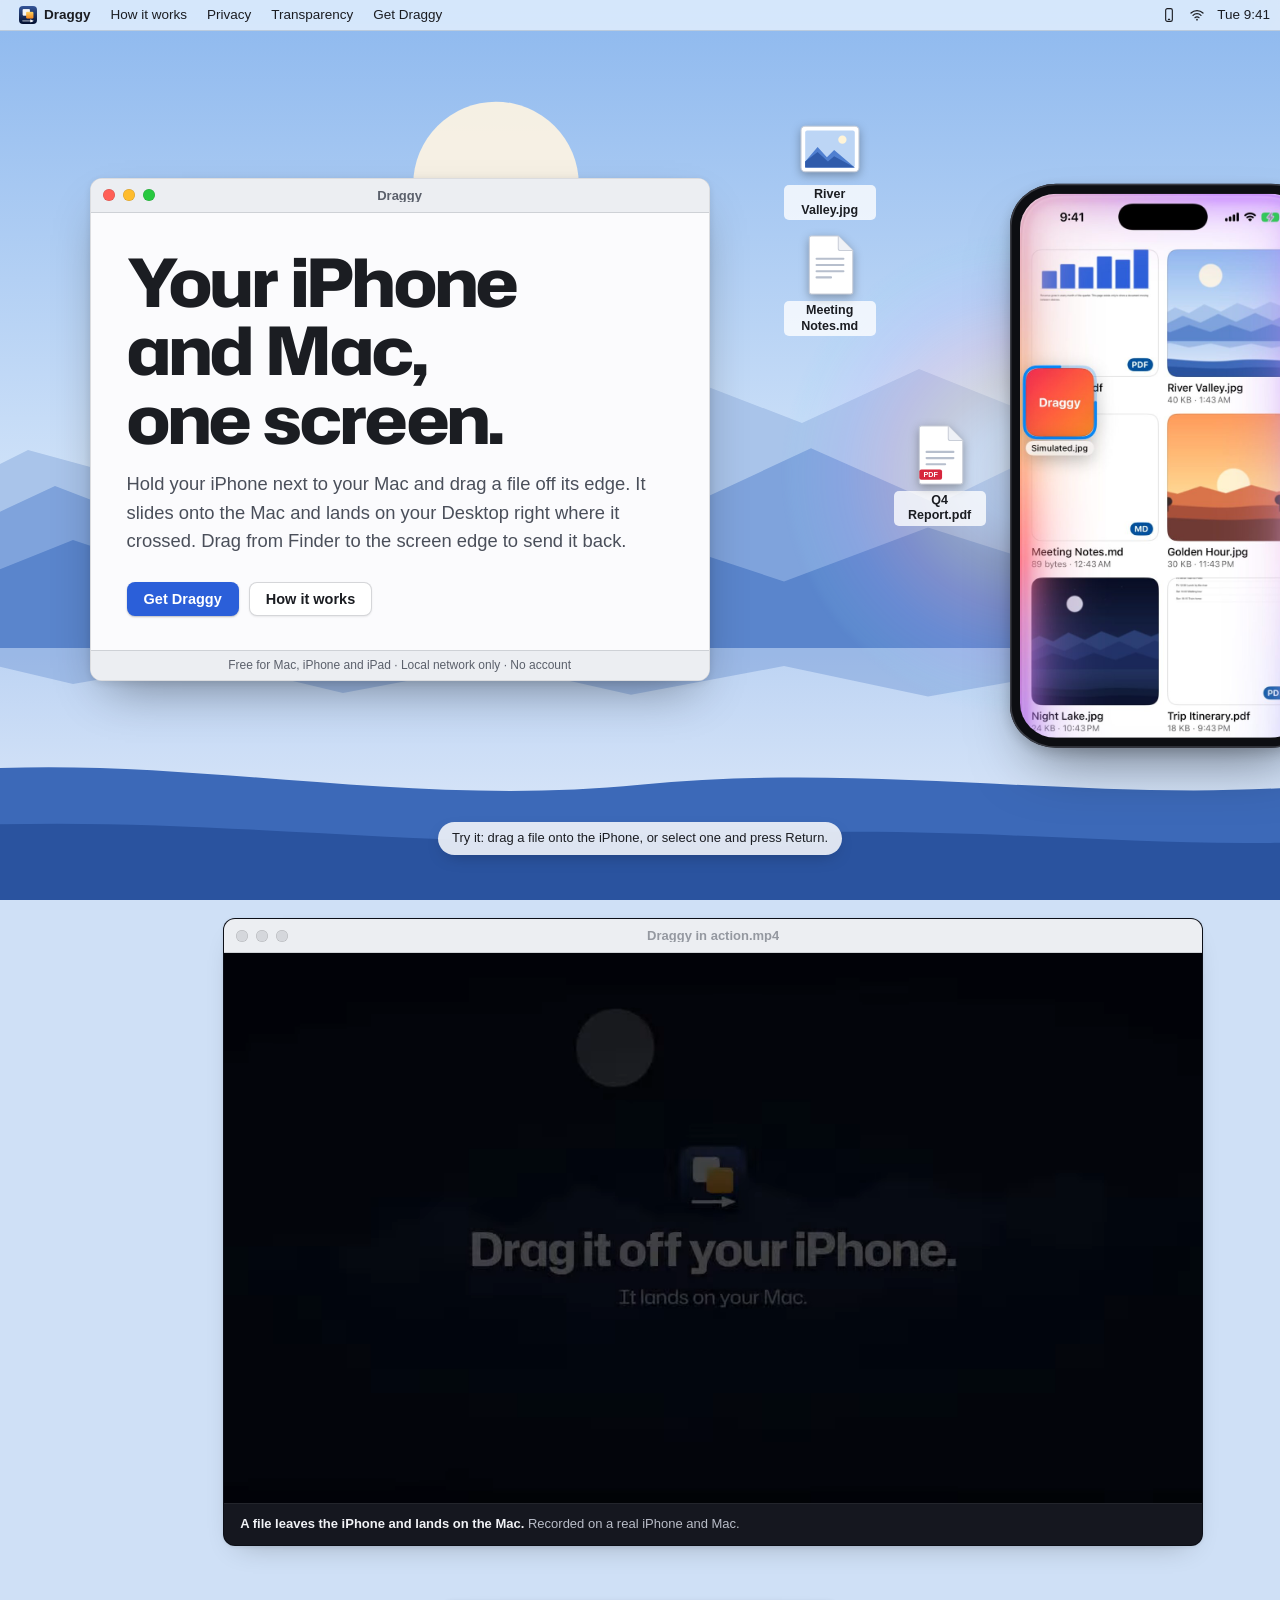
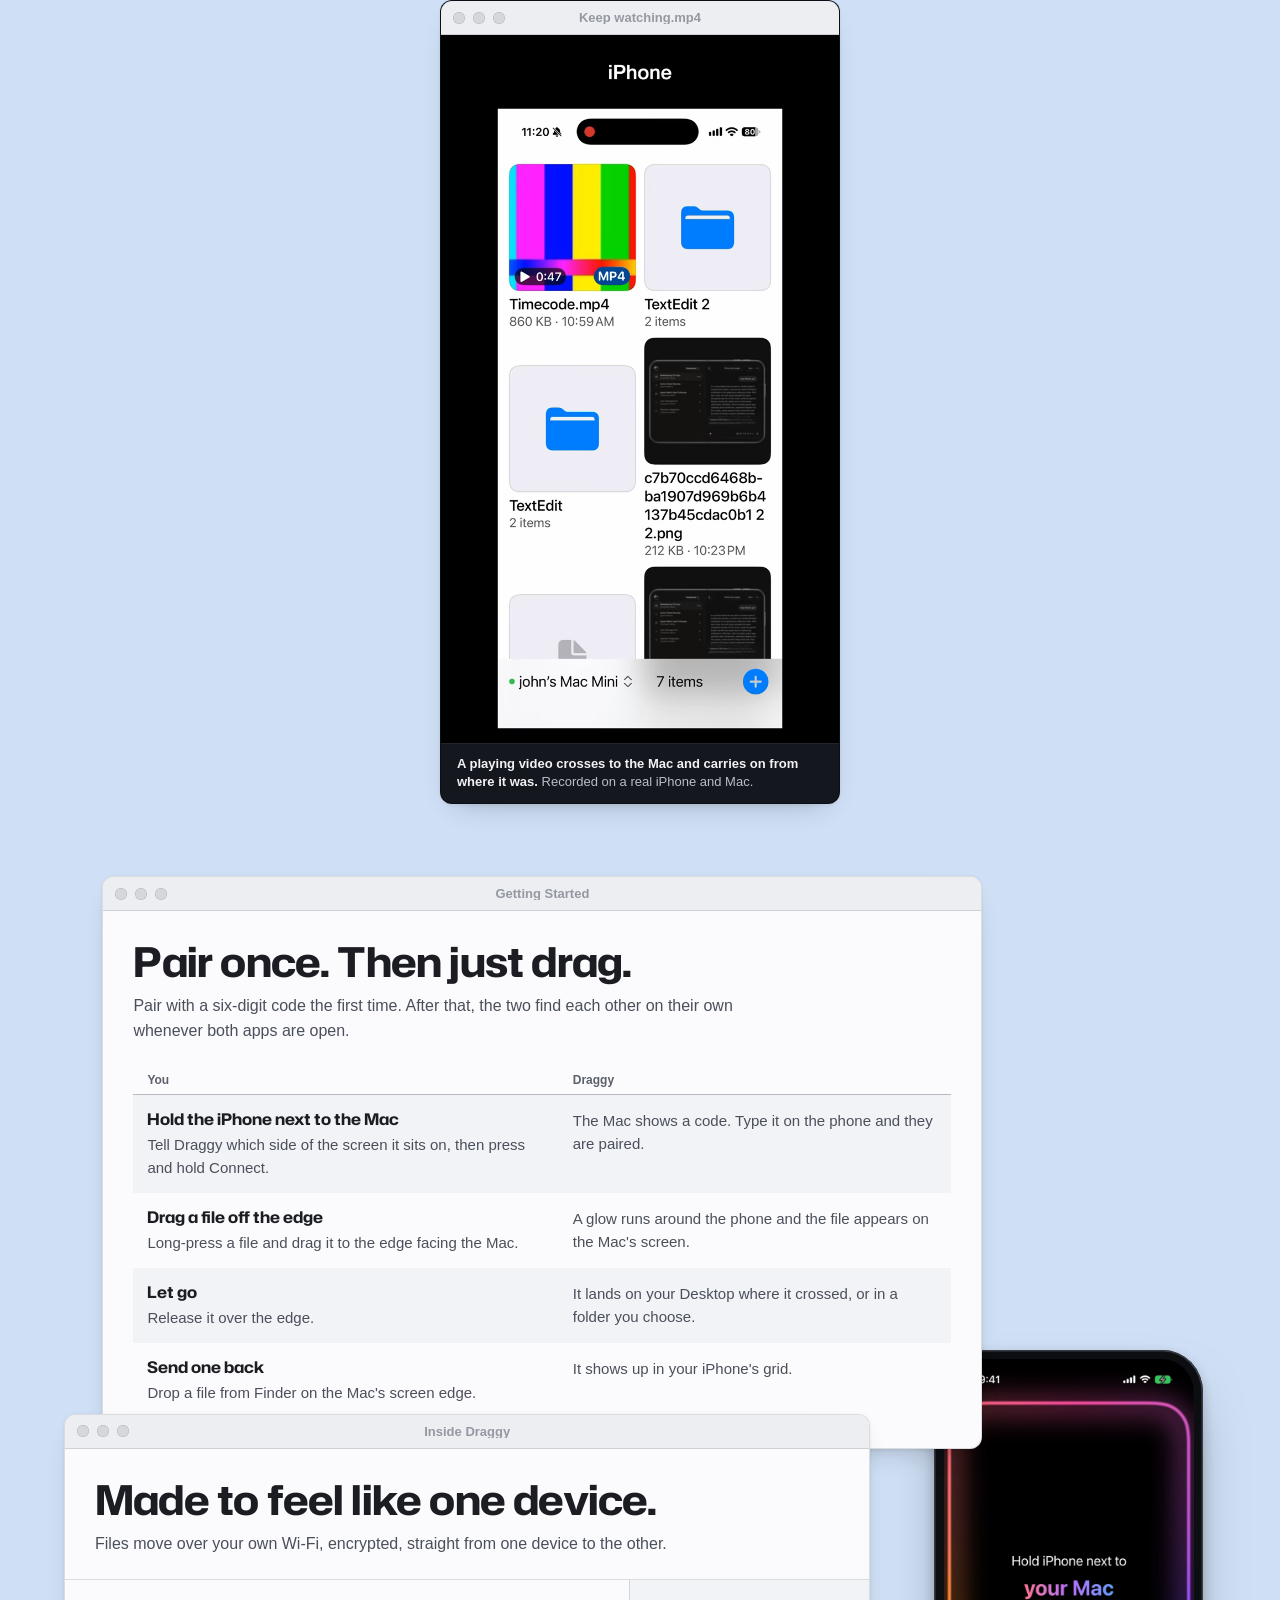
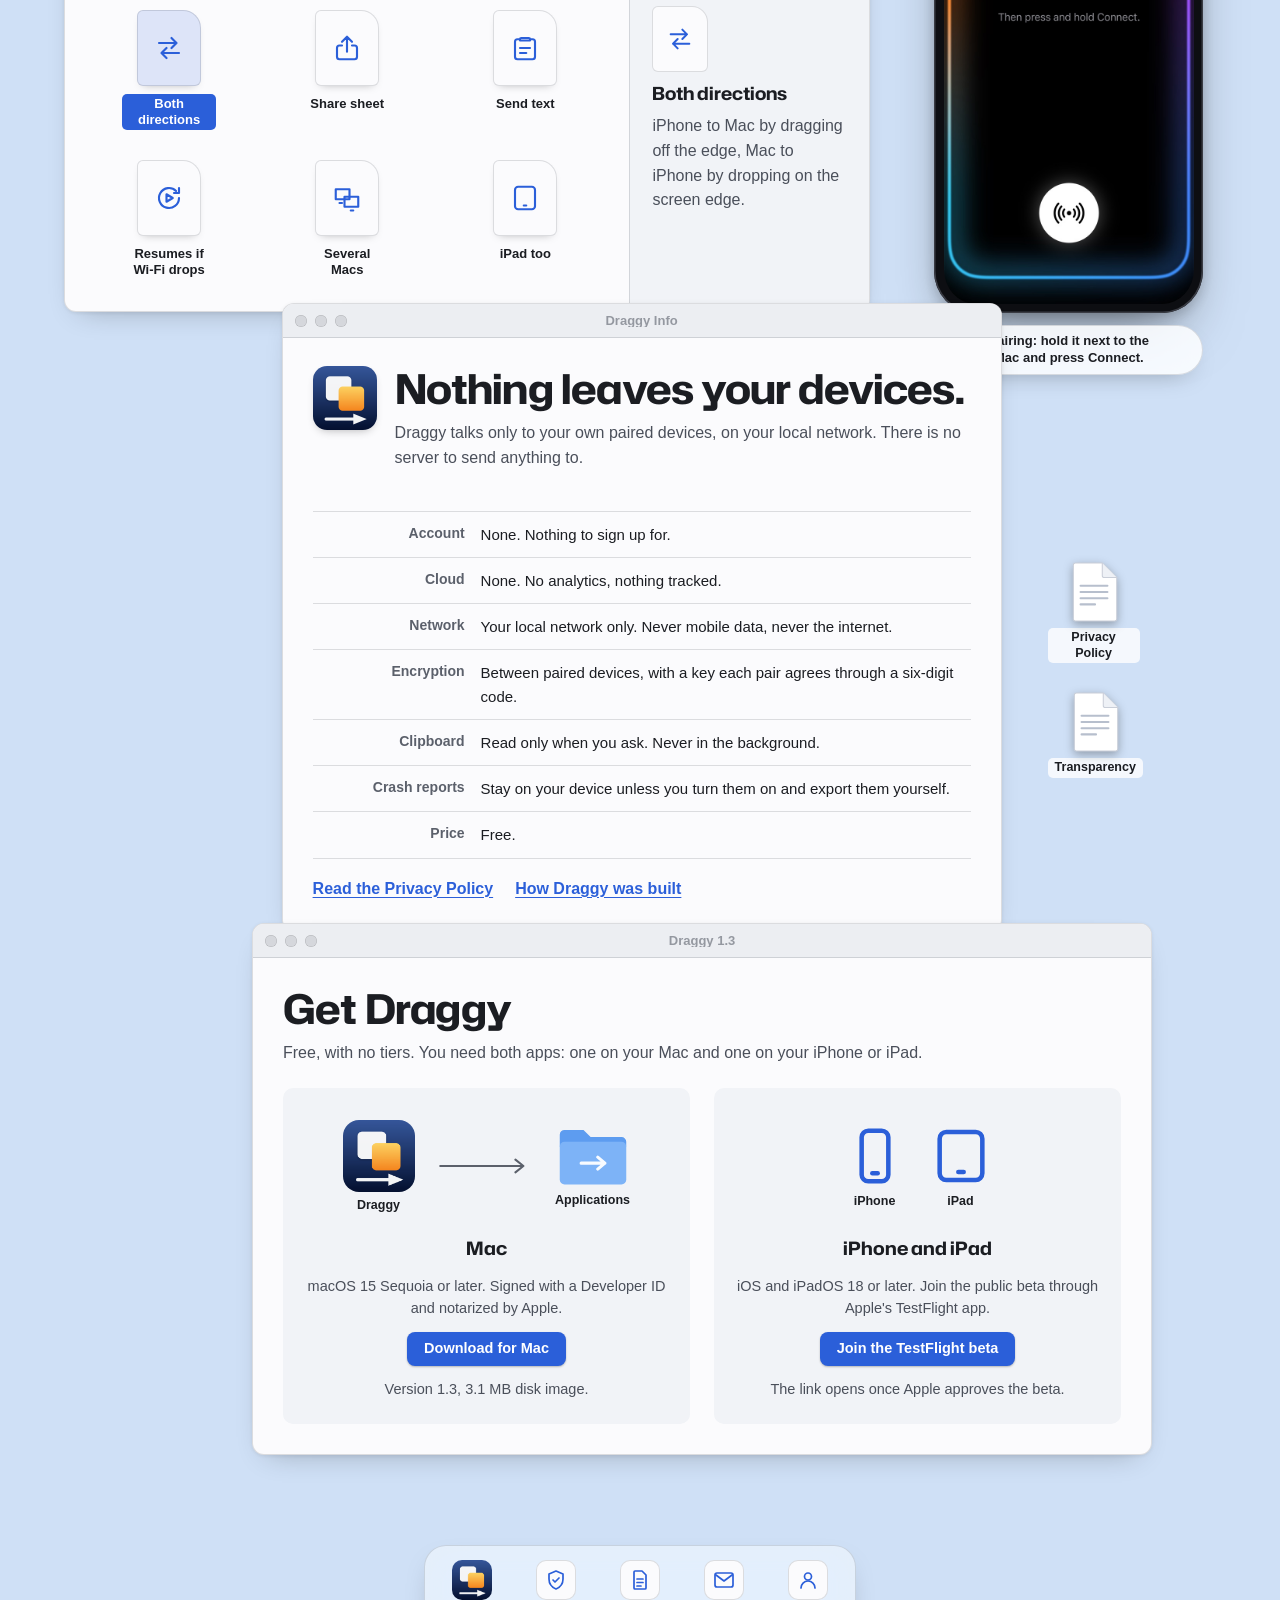
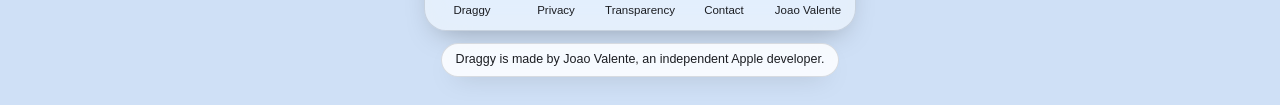
<file: index.html>
<!doctype html>
<html lang="en" class="no-js">
<head>
  <meta charset="utf-8">
  <meta name="viewport" content="width=device-width, initial-scale=1, viewport-fit=cover">
  <title>Draggy – iPhone to Mac, by dragging</title>
  <meta name="description" content="Drag a file off the edge of your iPhone or iPad and it lands on your Mac's Desktop, and back. Free, local network only, no account.">
  <meta name="theme-color" content="#d9e8fa" media="(prefers-color-scheme: light)">
  <meta name="theme-color" content="#0b1330" media="(prefers-color-scheme: dark)">
  <link rel="icon" href="assets/favicon.png">
  <link rel="preload" href="fonts/HubotSans-Variable.woff2" as="font" type="font/woff2" crossorigin>
  <link rel="stylesheet" href="style.css">
  <script>document.documentElement.classList.replace("no-js", "js")</script>
</head>
<body class="home">
  <svg width="0" height="0" class="sprite" aria-hidden="true" focusable="false">
    <defs>
      <symbol id="i-doc" viewBox="0 0 48 60"><path d="M6 2h26l14 14v40a2 2 0 0 1-2 2H6a2 2 0 0 1-2-2V4a2 2 0 0 1 2-2Z" fill="#fff" stroke="#c9ced8"/><path d="M32 2v12a2 2 0 0 0 2 2h12" fill="#eef1f6" stroke="#c9ced8"/><path d="M11 27h26M11 33h26M11 39h18" stroke="#b7bfcd" stroke-width="2" stroke-linecap="round"/><rect x="4" y="44" width="22" height="10" rx="2" fill="#d7263d"/><text x="15" y="51.6" text-anchor="middle" font-family="-apple-system,Helvetica,Arial" font-size="7" font-weight="700" fill="#fff">PDF</text></symbol>
      <symbol id="i-photo" viewBox="0 0 60 48"><rect x="2" y="2" width="56" height="44" rx="4" fill="#fff" stroke="#c9ced8"/><rect x="6" y="6" width="48" height="36" rx="2" fill="#bcd5f5"/><circle cx="42" cy="15" r="4" fill="#fff4d8"/><path d="M6 36 18 22l9 10 7-7 20 17H6Z" fill="#4f7fd0"/><path d="M6 42v-6l12-9 10 9 6-5 20 11Z" fill="#2f5bab"/></symbol>
      <symbol id="i-text" viewBox="0 0 48 60"><path d="M6 2h26l14 14v40a2 2 0 0 1-2 2H6a2 2 0 0 1-2-2V4a2 2 0 0 1 2-2Z" fill="#fff" stroke="#c9ced8"/><path d="M32 2v12a2 2 0 0 0 2 2h12" fill="#eef1f6" stroke="#c9ced8"/><path d="M11 24h26M11 30h26M11 36h26M11 42h14" stroke="#b7bfcd" stroke-width="2" stroke-linecap="round"/></symbol>
      <symbol id="i-folder" viewBox="0 0 64 52"><path d="M4 8a4 4 0 0 1 4-4h16l6 6h26a4 4 0 0 1 4 4v4H4Z" fill="#5d9cf0"/><rect x="4" y="14" width="56" height="36" rx="4" fill="#7db3f7"/><path d="M22 32h20m0 0-6-5m6 5-6 5" stroke="#fff" stroke-width="2.6" stroke-linecap="round" stroke-linejoin="round" opacity=".95"/></symbol>
      <symbol id="g-arrows" viewBox="0 0 24 24"><path d="M4 8h14m0 0-4-4m4 4-4 4M20 16H6m0 0 4-4m-4 4 4 4" fill="none" stroke="currentColor" stroke-width="1.7" stroke-linecap="round" stroke-linejoin="round"/></symbol>
      <symbol id="g-share" viewBox="0 0 24 24"><path d="M12 15V3m0 0L8 7m4-4 4 4M8 10H6a2 2 0 0 0-2 2v7a2 2 0 0 0 2 2h12a2 2 0 0 0 2-2v-7a2 2 0 0 0-2-2h-2" fill="none" stroke="currentColor" stroke-width="1.7" stroke-linecap="round" stroke-linejoin="round"/></symbol>
      <symbol id="g-clip" viewBox="0 0 24 24"><path d="M9 4h6m-6 0a1 1 0 0 0-1 1v1h8V5a1 1 0 0 0-1-1M8 5H6a2 2 0 0 0-2 2v12a2 2 0 0 0 2 2h12a2 2 0 0 0 2-2V7a2 2 0 0 0-2-2h-2M8 12h8M8 16h5" fill="none" stroke="currentColor" stroke-width="1.7" stroke-linecap="round" stroke-linejoin="round"/></symbol>
      <symbol id="g-resume" viewBox="0 0 24 24"><path d="M20 12a8 8 0 1 1-2.34-5.66M20 4v4h-4M10 9v6l5-3Z" fill="none" stroke="currentColor" stroke-width="1.7" stroke-linecap="round" stroke-linejoin="round"/></symbol>
      <symbol id="g-macs" viewBox="0 0 24 24"><path d="M3 5h11v8H3zM10 11h11v8H10zM6 16h2M15 22h2" fill="none" stroke="currentColor" stroke-width="1.7" stroke-linecap="round" stroke-linejoin="round"/></symbol>
      <symbol id="g-ipad" viewBox="0 0 24 24"><rect x="4" y="3" width="16" height="18" rx="2.5" fill="none" stroke="currentColor" stroke-width="1.7"/><path d="M11 18h2" stroke="currentColor" stroke-width="1.7" stroke-linecap="round"/></symbol>
      <symbol id="g-phone" viewBox="0 0 24 24"><rect x="7" y="2.5" width="10" height="19" rx="2.5" fill="none" stroke="currentColor" stroke-width="1.7"/><path d="M11 18.5h2" stroke="currentColor" stroke-width="1.7" stroke-linecap="round"/></symbol>
      <symbol id="g-wifi" viewBox="0 0 24 24"><path d="M3 9a13 13 0 0 1 18 0M6 12.5a8.5 8.5 0 0 1 12 0M9 16a4 4 0 0 1 6 0" fill="none" stroke="currentColor" stroke-width="1.9" stroke-linecap="round"/><circle cx="12" cy="19" r="1.3" fill="currentColor"/></symbol>
      <symbol id="g-shield" viewBox="0 0 24 24"><path d="M12 3 5 6v5c0 4.5 3 8.3 7 10 4-1.7 7-5.5 7-10V6Z" fill="none" stroke="currentColor" stroke-width="1.7" stroke-linejoin="round"/><path d="m9 12 2 2 4-4" fill="none" stroke="currentColor" stroke-width="1.7" stroke-linecap="round" stroke-linejoin="round"/></symbol>
      <symbol id="g-page" viewBox="0 0 24 24"><path d="M7 3h7l4 4v13a1 1 0 0 1-1 1H7a1 1 0 0 1-1-1V4a1 1 0 0 1 1-1Z" fill="none" stroke="currentColor" stroke-width="1.7" stroke-linejoin="round"/><path d="M9 11h6M9 14.5h6M9 18h4" fill="none" stroke="currentColor" stroke-width="1.7" stroke-linecap="round"/></symbol>
      <symbol id="g-mail" viewBox="0 0 24 24"><rect x="3" y="5" width="18" height="14" rx="2" fill="none" stroke="currentColor" stroke-width="1.7"/><path d="m4 7 8 6 8-6" fill="none" stroke="currentColor" stroke-width="1.7" stroke-linecap="round" stroke-linejoin="round"/></symbol>
      <symbol id="g-person" viewBox="0 0 24 24"><circle cx="12" cy="8.5" r="3.5" fill="none" stroke="currentColor" stroke-width="1.7"/><path d="M5 20a7 7 0 0 1 14 0" fill="none" stroke="currentColor" stroke-width="1.7" stroke-linecap="round"/></symbol>
    </defs>
  </svg>

  <a class="skip" href="#main">Skip to content</a>

  <header class="menubar">
    <nav class="menubar-inner" aria-label="Site">
      <a class="menu-app" href="./"><img src="assets/icon.png" alt="" width="18" height="18">Draggy</a>
      <a class="menu-item hide-sm" href="#how">How it works</a>
      <a class="menu-item hide-sm" href="#privacy">Privacy</a>
      <a class="menu-item hide-sm" href="transparency.html">Transparency</a>
      <a class="menu-item" href="#get">Get Draggy</a>
      <span class="menu-status" aria-hidden="true">
        <svg class="status-glyph"><use href="#g-phone"/></svg>
        <svg class="status-glyph"><use href="#g-wifi"/></svg>
        <span class="clock">Tue 9:41</span>
      </span>
    </nav>
  </header>

  <main id="main">
    <section class="desk" aria-labelledby="hero-title">
      <div class="window hero-window">
        <div class="titlebar" aria-hidden="true">
          <span class="lights"><i></i><i></i><i></i></span>
          <span class="title">Draggy</span>
        </div>
        <div class="window-body hero-body">
          <h1 id="hero-title">Your iPhone and Mac, one&nbsp;screen.</h1>
          <p class="lede">Hold your iPhone next to your Mac and drag a file off its edge. It slides onto the Mac and lands on your Desktop right where it crossed. Drag from Finder to the screen edge to send it back.</p>
          <div class="actions">
            <a class="push default" href="#get">Get Draggy</a>
            <a class="push" href="#how">How it works</a>
          </div>
        </div>
        <div class="statusbar">Free for Mac, iPhone and iPad · Local network only · No account</div>
      </div>

      <div class="desk-icons" id="desk-icons" role="group" aria-label="Desktop files you can drag onto the iPhone">
        <button class="desk-icon in-column first" type="button" data-name="River Valley.jpg">
          <svg class="icon-art wide" viewBox="0 0 60 48" aria-hidden="true"><use href="#i-photo"/></svg>
          <span class="label">River Valley.jpg</span>
        </button>
        <button class="desk-icon in-column second" type="button" data-name="Meeting Notes.md">
          <svg class="icon-art" viewBox="0 0 48 60" aria-hidden="true"><use href="#i-text"/></svg>
          <span class="label">Meeting Notes.md</span>
        </button>
        <button class="desk-icon at-seam arriving" type="button" data-name="Q4 Report.pdf">
          <svg class="icon-art" viewBox="0 0 48 60" aria-hidden="true"><use href="#i-doc"/></svg>
          <span class="label">Q4 Report.pdf</span>
        </button>
      </div>

      <figure class="docked-phone" id="phone">
        <div class="phone-frame">
          <img src="assets/receiving.jpg" width="700" height="1329" alt="Draggy on iPhone: a grid of files with a rainbow glow around the screen as an incoming file slides in.">
          <span class="phone-glow" aria-hidden="true"></span>
        </div>
      </figure>
      <span class="bloom rest" id="bloom" aria-hidden="true"></span>

      <p class="desk-hint" aria-live="polite"><span id="hint-text">Try it: drag a file onto the iPhone, or select one and press Return.</span></p>
    </section>

    <section class="sheet watch" id="watch" aria-labelledby="watch-title">
      <div class="window player-window">
        <div class="titlebar" aria-hidden="true">
          <span class="lights"><i></i><i></i><i></i></span>
          <span class="title">Draggy in action.mp4</span>
        </div>
        <div class="player-body">
          <video id="demo" muted loop playsinline preload="metadata" poster="assets/demo-poster.jpg" width="1280" height="720" aria-describedby="watch-title">
            <source src="assets/demo.webm" type="video/webm">
            <source src="assets/demo.mp4" type="video/mp4">
          </video>
        </div>
        <p class="player-caption"><span id="watch-title">A file leaves the iPhone and lands on the Mac.</span> Recorded on a real iPhone and Mac.</p>
      </div>
    </section>

    <section class="sheet watch" id="continuity" aria-labelledby="continuity-title">
      <div class="window player-window tall">
        <div class="titlebar" aria-hidden="true">
          <span class="lights"><i></i><i></i><i></i></span>
          <span class="title">Keep watching.mp4</span>
        </div>
        <div class="player-body">
          <video muted loop playsinline preload="metadata" poster="assets/continuity-poster.jpg" width="720" height="1280" aria-describedby="continuity-title">
            <source src="assets/continuity.webm" type="video/webm">
            <source src="assets/continuity.mp4" type="video/mp4">
          </video>
        </div>
        <p class="player-caption"><span id="continuity-title">A playing video crosses to the Mac and carries on from where it was.</span> Recorded on a real iPhone and Mac.</p>
      </div>
    </section>

    <section class="sheet" id="how" aria-labelledby="how-title">
      <div class="window list-window">
        <div class="titlebar" aria-hidden="true">
          <span class="lights"><i></i><i></i><i></i></span>
          <span class="title">Getting Started</span>
        </div>
        <div class="window-body">
          <h2 id="how-title">Pair once. Then just drag.</h2>
          <p class="sub">Pair with a six-digit code the first time. After that, the two find each other on their own whenever both apps are open.</p>
          <table class="listview">
            <thead><tr><th scope="col">You</th><th scope="col">Draggy</th></tr></thead>
            <tbody>
              <tr><th scope="row"><span class="step">Hold the iPhone next to the Mac</span>Tell Draggy which side of the screen it sits on, then press and hold Connect.</th><td>The Mac shows a code. Type it on the phone and they are paired.</td></tr>
              <tr><th scope="row"><span class="step">Drag a file off the edge</span>Long-press a file and drag it to the edge facing the Mac.</th><td>A glow runs around the phone and the file appears on the Mac's screen.</td></tr>
              <tr><th scope="row"><span class="step">Let go</span>Release it over the edge.</th><td>It lands on your Desktop where it crossed, or in a folder you choose.</td></tr>
              <tr><th scope="row"><span class="step">Send one back</span>Drop a file from Finder on the Mac's screen edge.</th><td>It shows up in your iPhone's grid.</td></tr>
            </tbody>
          </table>
        </div>
      </div>
    </section>

    <section class="sheet split" aria-labelledby="features-title">
      <div class="window icon-window">
        <div class="titlebar" aria-hidden="true">
          <span class="lights"><i></i><i></i><i></i></span>
          <span class="title">Inside Draggy</span>
        </div>
        <div class="window-body">
          <h2 id="features-title">Made to feel like one device.</h2>
          <p class="sub">Files move over your own Wi-Fi, encrypted, straight from one device to the other.</p>
          <div class="finder-split">
            <ul class="iconview" aria-label="Features">
              <li><button class="file" type="button" aria-pressed="true"><span class="file-tile" aria-hidden="true"><svg viewBox="0 0 24 24"><use href="#g-arrows"/></svg></span><span class="file-name">Both directions</span><span class="file-desc">iPhone to Mac by dragging off the edge, Mac to iPhone by dropping on the screen edge.</span></button></li>
              <li><button class="file" type="button" aria-pressed="false"><span class="file-tile" aria-hidden="true"><svg viewBox="0 0 24 24"><use href="#g-share"/></svg></span><span class="file-name">Share sheet</span><span class="file-desc">Share photos, files, links or text from any app straight into Draggy.</span></button></li>
              <li><button class="file" type="button" aria-pressed="false"><span class="file-tile" aria-hidden="true"><svg viewBox="0 0 24 24"><use href="#g-clip"/></svg></span><span class="file-name">Send text</span><span class="file-desc">Drag selected text onto the Mac's edge, or send the iPhone's clipboard from its menu. Nothing syncs in the background.</span></button></li>
              <li><button class="file" type="button" aria-pressed="false"><span class="file-tile" aria-hidden="true"><svg viewBox="0 0 24 24"><use href="#g-resume"/></svg></span><span class="file-name">Resumes if Wi-Fi drops</span><span class="file-desc">An interrupted transfer picks up where it stopped once the link is back.</span></button></li>
              <li><button class="file" type="button" aria-pressed="false"><span class="file-tile" aria-hidden="true"><svg viewBox="0 0 24 24"><use href="#g-macs"/></svg></span><span class="file-name">Several Macs</span><span class="file-desc">Pair with more than one Mac and choose which gets your files.</span></button></li>
              <li><button class="file" type="button" aria-pressed="false"><span class="file-tile" aria-hidden="true"><svg viewBox="0 0 24 24"><use href="#g-ipad"/></svg></span><span class="file-name">iPad too</span><span class="file-desc">The same app on iPad, with a grid that uses the whole screen.</span></button></li>
            </ul>
            <aside class="quicklook" aria-live="polite">
              <span class="ql-tile" aria-hidden="true"><svg viewBox="0 0 24 24"><use href="#g-arrows"/></svg></span>
              <strong class="ql-title">Both directions</strong>
              <p class="ql-desc">iPhone to Mac by dragging off the edge, Mac to iPhone by dropping on the screen edge.</p>
            </aside>
          </div>
        </div>
      </div>
      <figure class="phone-still">
        <div class="phone-frame">
          <img src="assets/pairing.jpg" width="700" height="1520" alt="Draggy's pairing screen on iPhone: a glowing rainbow border around the text 'Hold iPhone next to your Mac' and a round Connect button.">
        </div>
        <figcaption class="plate">Pairing: hold it next to the Mac and press&nbsp;Connect.</figcaption>
      </figure>
    </section>

    <section class="sheet" id="privacy" aria-labelledby="privacy-title">
      <div class="window info-window">
        <div class="titlebar" aria-hidden="true">
          <span class="lights"><i></i><i></i><i></i></span>
          <span class="title">Draggy Info</span>
        </div>
        <div class="window-body">
          <div class="info-head">
            <img src="assets/icon.png" alt="" width="64" height="64">
            <div>
              <h2 id="privacy-title">Nothing leaves your devices.</h2>
              <p class="sub">Draggy talks only to your own paired devices, on your local network. There is no server to send anything to.</p>
            </div>
          </div>
          <dl class="info-rows">
            <div><dt>Account</dt><dd>None. Nothing to sign up for.</dd></div>
            <div><dt>Cloud</dt><dd>None. No analytics, nothing tracked.</dd></div>
            <div><dt>Network</dt><dd>Your local network only. Never mobile data, never the internet.</dd></div>
            <div><dt>Encryption</dt><dd>Between paired devices, with a key each pair agrees through a six-digit code.</dd></div>
            <div><dt>Clipboard</dt><dd>Read only when you ask. Never in the background.</dd></div>
            <div><dt>Crash reports</dt><dd>Stay on your device unless you turn them on and export them yourself.</dd></div>
            <div><dt>Price</dt><dd>Free.</dd></div>
          </dl>
          <p class="info-links"><a href="privacy.html">Read the Privacy Policy</a><a href="transparency.html">How Draggy was built</a></p>
        </div>
      </div>
      <div class="desk-docs" aria-label="Documents">
        <a class="desk-icon as-link" href="privacy.html"><svg class="icon-art" viewBox="0 0 48 60" aria-hidden="true"><use href="#i-text"/></svg><span class="label">Privacy Policy</span></a>
        <a class="desk-icon as-link" href="transparency.html"><svg class="icon-art" viewBox="0 0 48 60" aria-hidden="true"><use href="#i-text"/></svg><span class="label">Transparency</span></a>
      </div>
    </section>

    <section class="sheet get" id="get" aria-labelledby="get-title">
      <div class="window volume-window">
        <div class="titlebar" aria-hidden="true">
          <span class="lights"><i></i><i></i><i></i></span>
          <span class="title">Draggy 1.3</span>
        </div>
        <div class="window-body">
          <h2 id="get-title">Get Draggy</h2>
          <p class="sub">Free, with no tiers. You need both apps: one on your Mac and one on your iPhone or iPad.</p>
          <div class="get-row">
            <div class="get-col">
              <div class="dmg-stage" aria-hidden="true">
                <span class="dmg-item"><img src="assets/icon.png" alt="" width="72" height="72"><span>Draggy</span></span>
                <svg class="dmg-arrow" viewBox="0 0 120 24"><path d="M4 12h104m0 0-10-8m10 8-10 8" fill="none" stroke="currentColor" stroke-width="2.5" stroke-linecap="round" stroke-linejoin="round"/></svg>
                <span class="dmg-item"><svg class="folder" viewBox="0 0 64 52"><use href="#i-folder"/></svg><span>Applications</span></span>
              </div>
              <h3>Mac</h3>
              <p class="req">macOS 15 Sequoia or later. Signed with a Developer ID and notarized by Apple.</p>
              <a class="push default" id="mac-download" href="https://github.com/Joaov41/draggy-app/releases/download/v1.3/Draggy-1.3.dmg" download>Download for Mac</a>
              <p class="req">Version 1.3, 3.1 MB disk image.</p>
            </div>
            <div class="get-col">
              <div class="dmg-stage" aria-hidden="true">
                <span class="dmg-item"><svg class="glyph-tile" viewBox="0 0 24 24"><use href="#g-phone"/></svg><span>iPhone</span></span>
                <span class="dmg-item"><svg class="glyph-tile" viewBox="0 0 24 24"><use href="#g-ipad"/></svg><span>iPad</span></span>
              </div>
              <h3>iPhone and iPad</h3>
              <p class="req">iOS and iPadOS 18 or later. Join the public beta through Apple's TestFlight app.</p>
              <a class="push default" id="testflight" href="https://testflight.apple.com/join/Jb3W17bK">Join the TestFlight beta</a>
              <p class="req">The link opens once Apple approves the beta.</p>
            </div>
          </div>
        </div>
      </div>
    </section>
  </main>

  <footer class="dock-wrap">
    <nav class="dock" aria-label="More">
      <a href="./" class="dock-item"><img src="assets/icon.png" alt="" width="40" height="40"><span>Draggy</span></a>
      <a href="privacy.html" class="dock-item"><svg aria-hidden="true"><use href="#g-shield"/></svg><span>Privacy</span></a>
      <a href="transparency.html" class="dock-item"><svg aria-hidden="true"><use href="#g-page"/></svg><span>Transparency</span></a>
      <a href="mailto:joao.valente@outlook.com" class="dock-item"><svg aria-hidden="true"><use href="#g-mail"/></svg><span>Contact</span></a>
      <a href="https://portfolio.ovalente.online" class="dock-item"><svg aria-hidden="true"><use href="#g-person"/></svg><span>Joao Valente</span></a>
    </nav>
    <p class="made plate">Draggy is made by Joao Valente, an independent Apple developer.</p>
  </footer>

  <script src="desktop.js" defer></script>
</body>
</html>
</file>
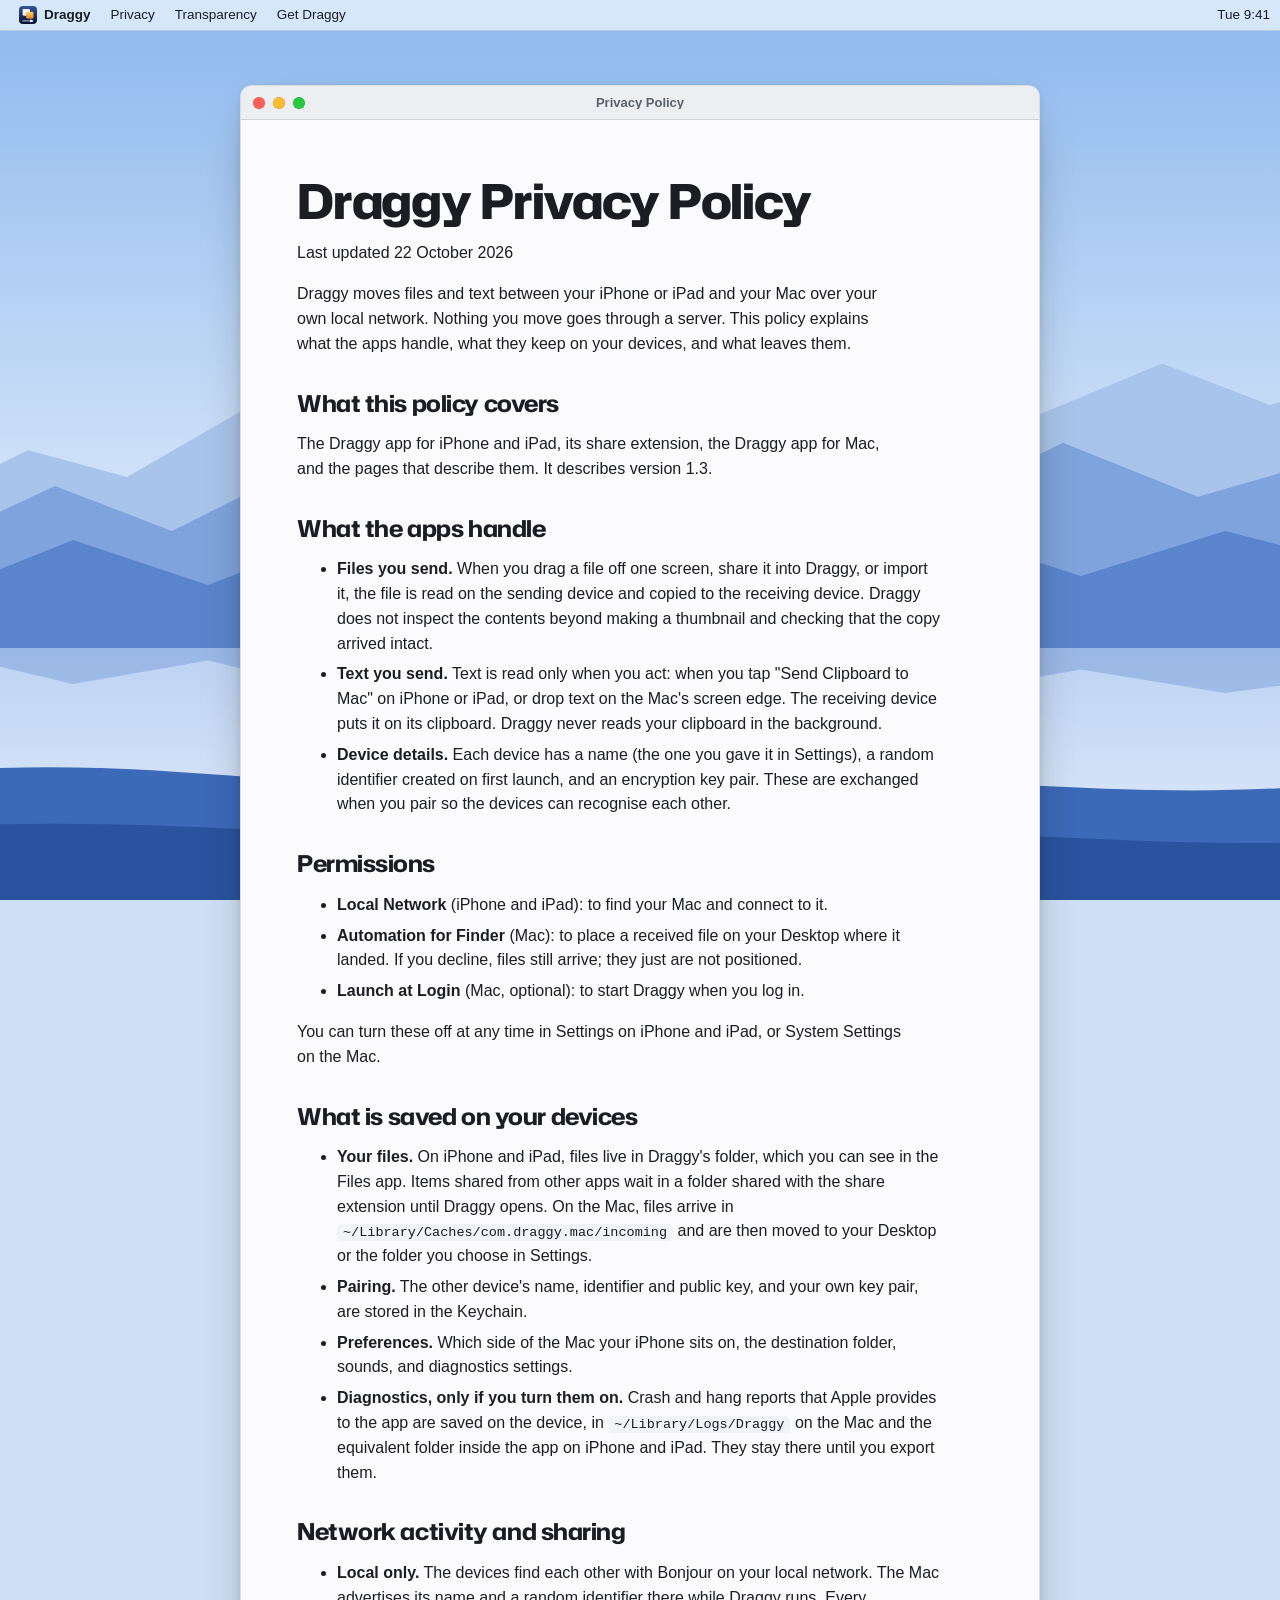
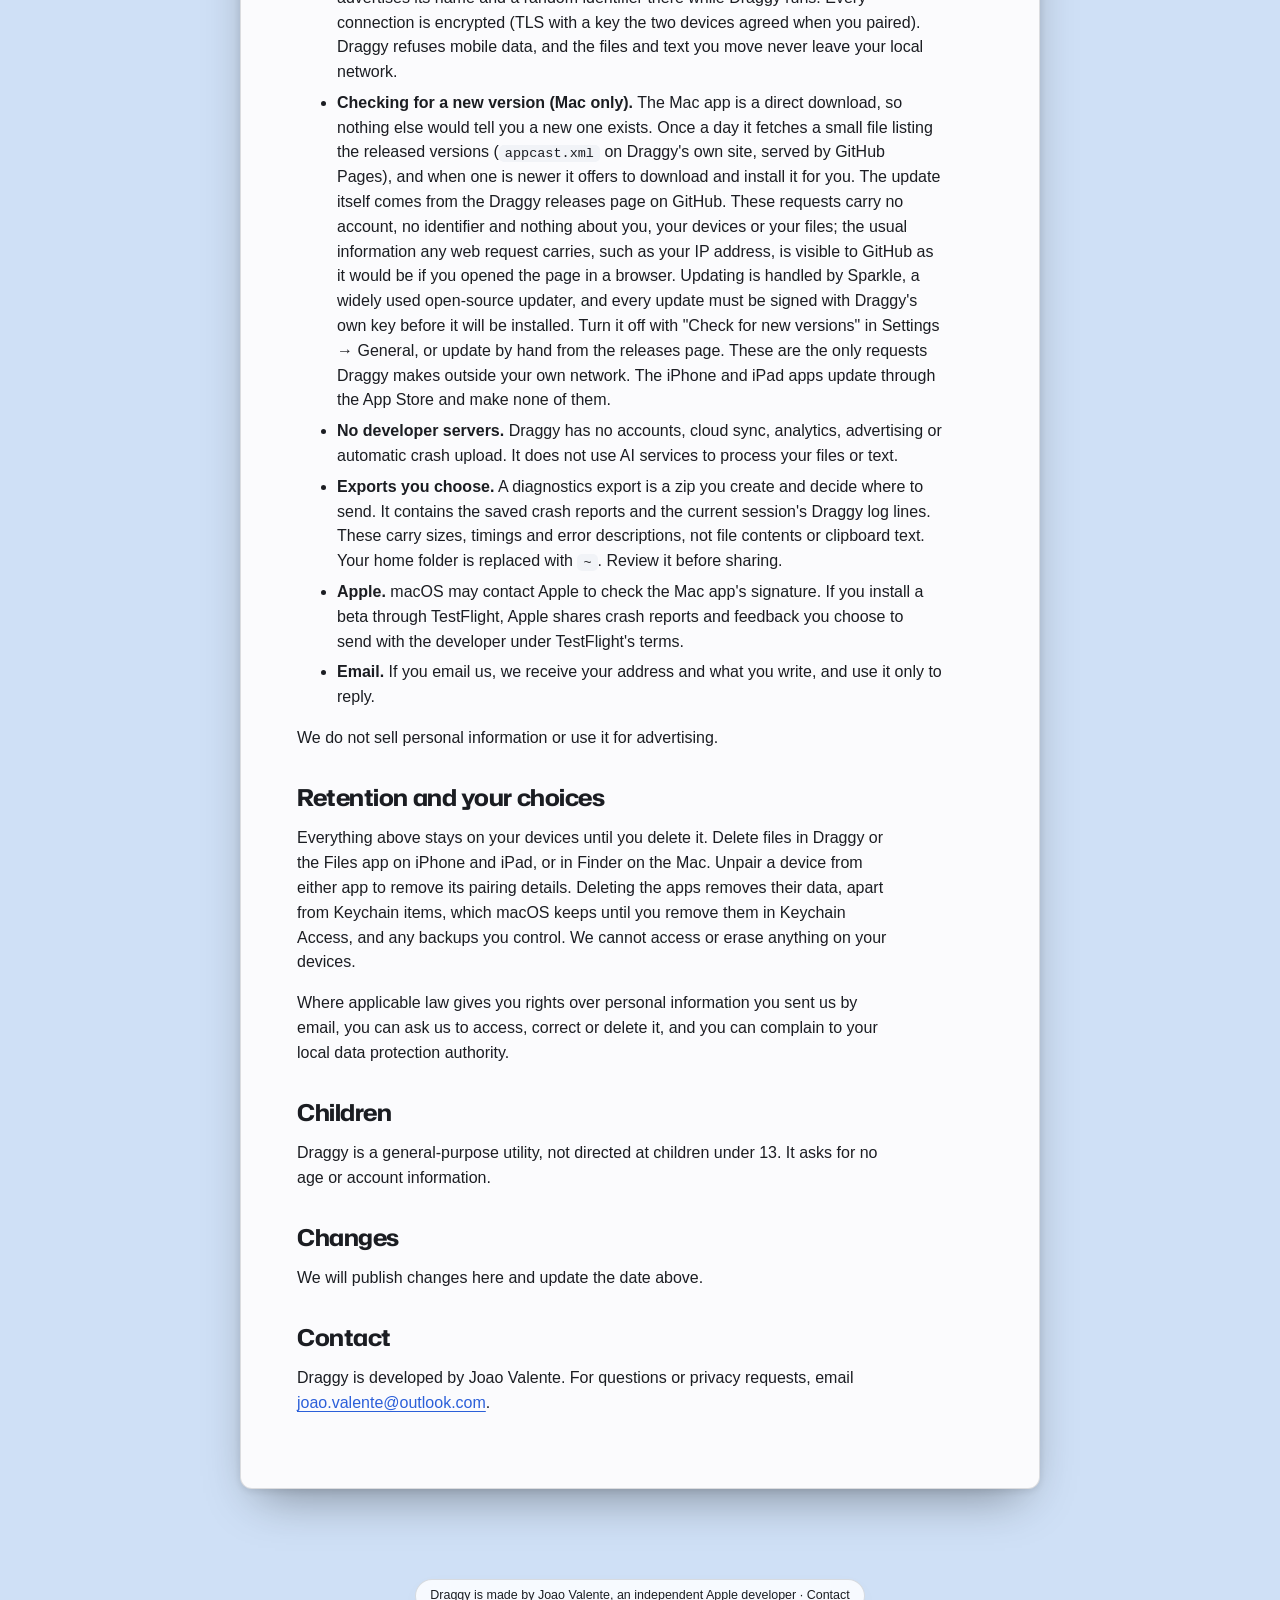
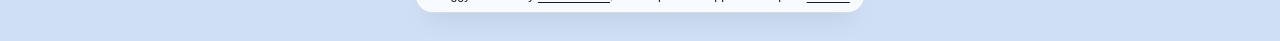
<file: privacy.html>
<!doctype html>
<html lang="en">
<head>
  <meta charset="utf-8">
  <meta name="viewport" content="width=device-width, initial-scale=1, viewport-fit=cover">
  <title>Privacy Policy · Draggy</title>
  <link rel="icon" href="assets/favicon.png">
  <link rel="preload" href="fonts/HubotSans-Variable.woff2" as="font" type="font/woff2" crossorigin>
  <link rel="stylesheet" href="style.css">
</head>
<body>
  <a class="skip" href="#main">Skip to content</a>
  <header class="menubar">
    <nav class="menubar-inner" aria-label="Site">
      <a class="menu-app" href="./"><img src="assets/icon.png" alt="" width="18" height="18">Draggy</a>
      <a class="menu-item" href="privacy.html">Privacy</a>
      <a class="menu-item" href="transparency.html">Transparency</a>
      <a class="menu-item hide-sm" href="./#get">Get Draggy</a>
      <span class="menu-status" aria-hidden="true"><span class="clock">Tue 9:41</span></span>
    </nav>
  </header>
  <main id="main" class="doc-desk">
    <article class="window doc-window">
      <div class="titlebar" aria-hidden="true">
        <span class="lights"><i></i><i></i><i></i></span>
        <span class="title">Privacy Policy</span>
      </div>
      <div class="window-body">
<h1 id="draggy-privacy-policy">Draggy Privacy Policy</h1>
<p>Last updated 22 October 2026</p>
<p>Draggy moves files and text between your iPhone or iPad and your Mac
over your own local network. Nothing you move goes through a server.
This policy explains what the apps handle, what they keep on your
devices, and what leaves them.</p>
<h2 id="what-this-policy-covers">What this policy covers</h2>
<p>The Draggy app for iPhone and iPad, its share extension, the Draggy
app for Mac, and the pages that describe them. It describes version
1.3.</p>
<h2 id="what-the-apps-handle">What the apps handle</h2>
<ul>
<li><strong>Files you send.</strong> When you drag a file off one
screen, share it into Draggy, or import it, the file is read on the
sending device and copied to the receiving device. Draggy does not
inspect the contents beyond making a thumbnail and checking that the
copy arrived intact.</li>
<li><strong>Text you send.</strong> Text is read only when you act: when
you tap "Send Clipboard to Mac" on iPhone or iPad, or drop text on the
Mac's screen edge. The receiving device puts it on its clipboard. Draggy
never reads your clipboard in the background.</li>
<li><strong>Device details.</strong> Each device has a name (the one you
gave it in Settings), a random identifier created on first launch, and
an encryption key pair. These are exchanged when you pair so the devices
can recognise each other.</li>
</ul>
<h2 id="permissions">Permissions</h2>
<ul>
<li><strong>Local Network</strong> (iPhone and iPad): to find your Mac
and connect to it.</li>
<li><strong>Automation for Finder</strong> (Mac): to place a received
file on your Desktop where it landed. If you decline, files still
arrive; they just are not positioned.</li>
<li><strong>Launch at Login</strong> (Mac, optional): to start Draggy
when you log in.</li>
</ul>
<p>You can turn these off at any time in Settings on iPhone and iPad, or
System Settings on the Mac.</p>
<h2 id="what-is-saved-on-your-devices">What is saved on your
devices</h2>
<ul>
<li><strong>Your files.</strong> On iPhone and iPad, files live in
Draggy's folder, which you can see in the Files app. Items shared from
other apps wait in a folder shared with the share extension until Draggy
opens. On the Mac, files arrive in
<code>~/Library/Caches/com.draggy.mac/incoming</code> and are then moved
to your Desktop or the folder you choose in Settings.</li>
<li><strong>Pairing.</strong> The other device's name, identifier and
public key, and your own key pair, are stored in the Keychain.</li>
<li><strong>Preferences.</strong> Which side of the Mac your iPhone sits
on, the destination folder, sounds, and diagnostics settings.</li>
<li><strong>Diagnostics, only if you turn them on.</strong> Crash and
hang reports that Apple provides to the app are saved on the device, in
<code>~/Library/Logs/Draggy</code> on the Mac and the equivalent folder
inside the app on iPhone and iPad. They stay there until you export
them.</li>
</ul>
<h2 id="network-activity-and-sharing">Network activity and sharing</h2>
<ul>
<li><strong>Local only.</strong> The devices find each other with
Bonjour on your local network. The Mac advertises its name and a random
identifier there while Draggy runs. Every connection is encrypted (TLS
with a key the two devices agreed when you paired). Draggy refuses
mobile data, and the files and text you move never leave your local
network.</li>
<li><strong>Checking for a new version (Mac only).</strong> The Mac app
is a direct download, so nothing else would tell you a new one exists.
Once a day it fetches a small file listing the released versions
(<code>appcast.xml</code> on Draggy's own site, served by GitHub Pages),
and when one is newer it offers to download and install it for you. The
update itself comes from the Draggy releases page on GitHub. These
requests carry no account, no identifier and nothing about you, your
devices or your files; the usual information any web request carries,
such as your IP address, is visible to GitHub as it would be if you
opened the page in a browser. Updating is handled by Sparkle, a widely
used open-source updater, and every update must be signed with Draggy's
own key before it will be installed. Turn it off with "Check for new
versions" in Settings → General, or update by hand from the releases
page. These are the only requests Draggy makes outside your own network.
The iPhone and iPad apps update through the App Store and make none of
them.</li>
<li><strong>No developer servers.</strong> Draggy has no accounts, cloud
sync, analytics, advertising or automatic crash upload. It does not use
AI services to process your files or text.</li>
<li><strong>Exports you choose.</strong> A diagnostics export is a zip
you create and decide where to send. It contains the saved crash reports
and the current session's Draggy log lines. These carry sizes, timings
and error descriptions, not file contents or clipboard text. Your home
folder is replaced with <code>~</code>. Review it before sharing.</li>
<li><strong>Apple.</strong> macOS may contact Apple to check the Mac
app's signature. If you install a beta through TestFlight, Apple shares
crash reports and feedback you choose to send with the developer under
TestFlight's terms.</li>
<li><strong>Email.</strong> If you email us, we receive your address and
what you write, and use it only to reply.</li>
</ul>
<p>We do not sell personal information or use it for advertising.</p>
<h2 id="retention-and-your-choices">Retention and your choices</h2>
<p>Everything above stays on your devices until you delete it. Delete
files in Draggy or the Files app on iPhone and iPad, or in Finder on the
Mac. Unpair a device from either app to remove its pairing details.
Deleting the apps removes their data, apart from Keychain items, which
macOS keeps until you remove them in Keychain Access, and any backups
you control. We cannot access or erase anything on your devices.</p>
<p>Where applicable law gives you rights over personal information you
sent us by email, you can ask us to access, correct or delete it, and
you can complain to your local data protection authority.</p>
<h2 id="children">Children</h2>
<p>Draggy is a general-purpose utility, not directed at children under
13. It asks for no age or account information.</p>
<h2 id="changes">Changes</h2>
<p>We will publish changes here and update the date above.</p>
<h2 id="contact">Contact</h2>
<p>Draggy is developed by Joao Valente. For questions or privacy
requests, email <a
href="mailto:joao.valente@outlook.com">joao.valente@outlook.com</a>.</p>
      </div>
    </article>
  </main>
  <footer class="dock-wrap">
    <p class="made plate">Draggy is made by <a href="https://portfolio.ovalente.online">Joao Valente</a>, an independent Apple developer · <a href="mailto:joao.valente@outlook.com">Contact</a></p>
  </footer>
</body>
</html>
</file>
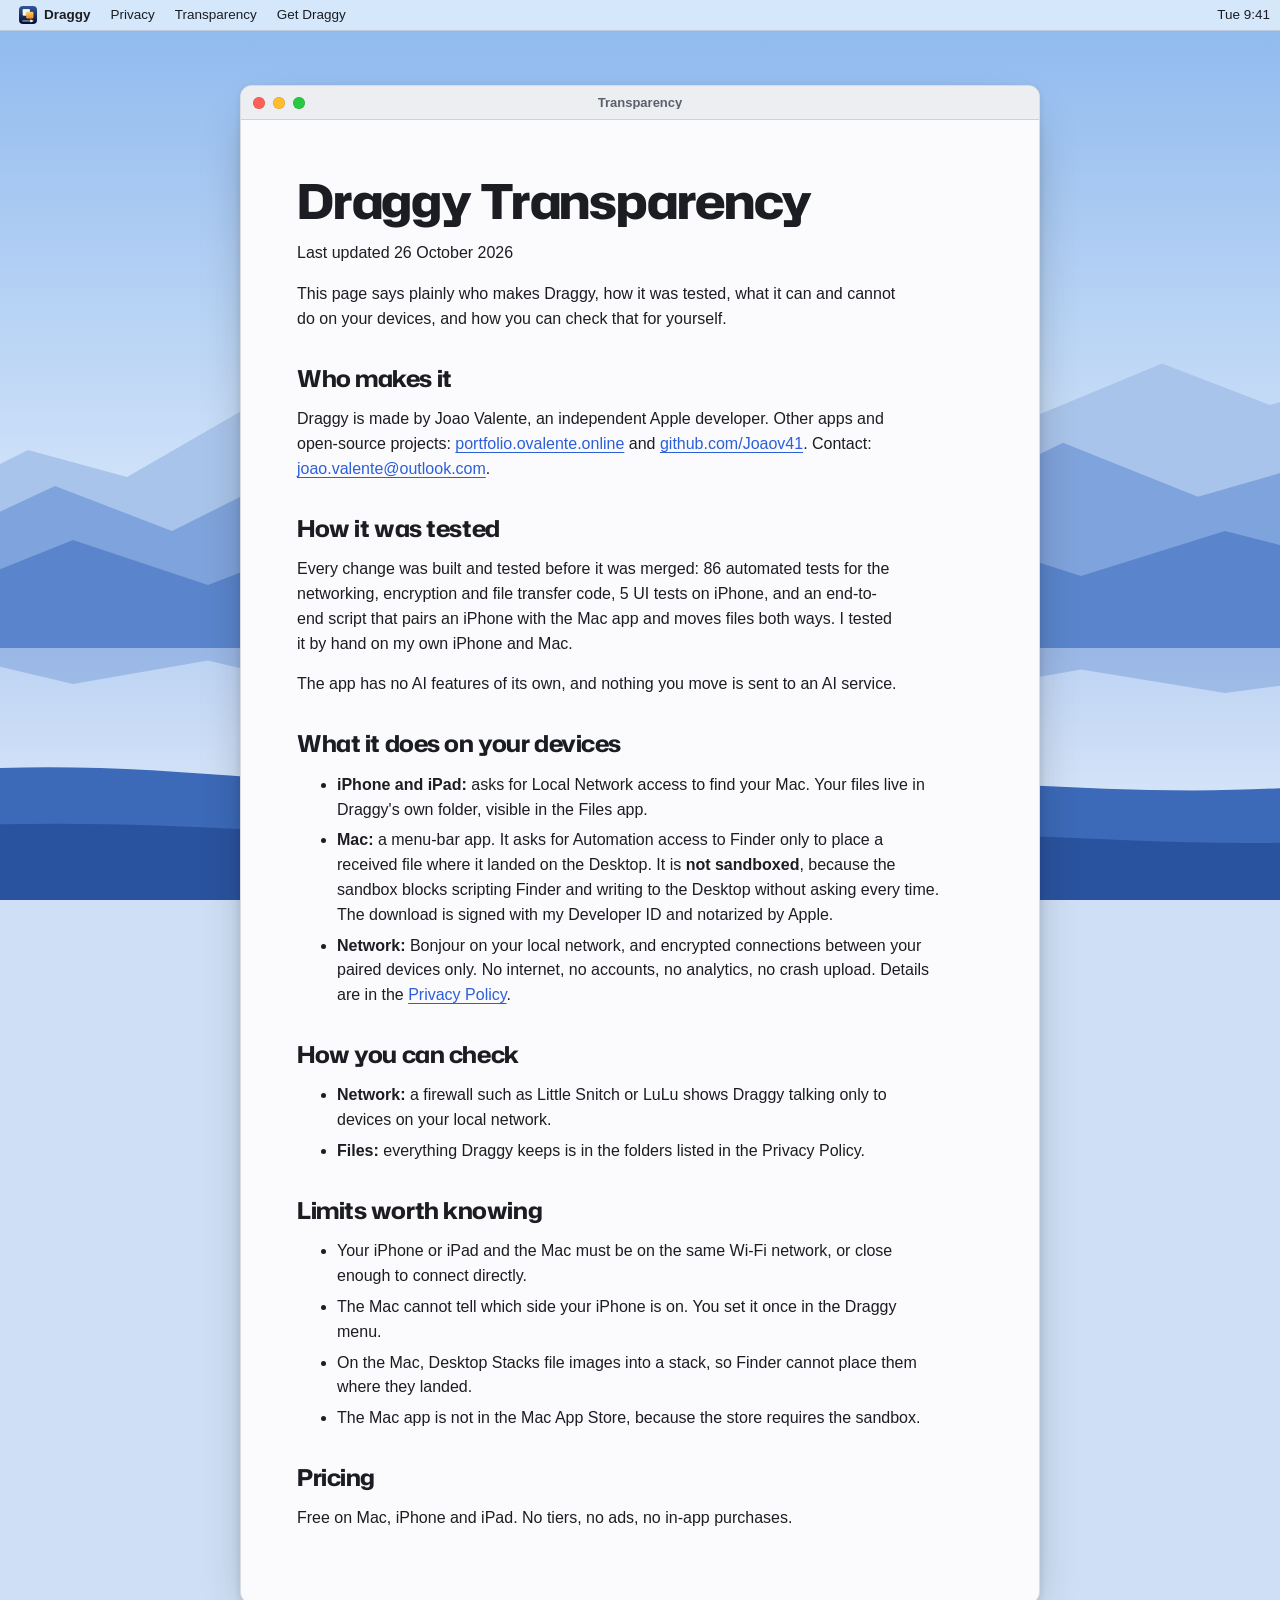
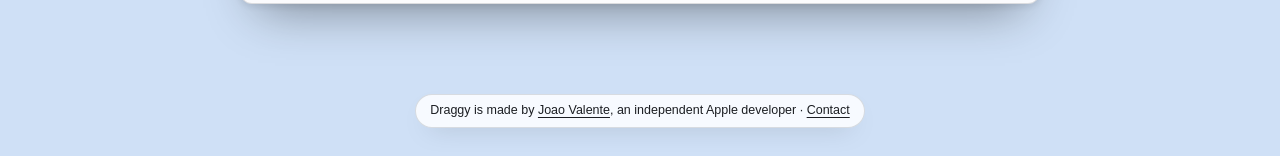
<file: transparency.html>
<!doctype html>
<html lang="en">
<head>
  <meta charset="utf-8">
  <meta name="viewport" content="width=device-width, initial-scale=1, viewport-fit=cover">
  <title>Transparency · Draggy</title>
  <link rel="icon" href="assets/favicon.png">
  <link rel="preload" href="fonts/HubotSans-Variable.woff2" as="font" type="font/woff2" crossorigin>
  <link rel="stylesheet" href="style.css">
</head>
<body>
  <a class="skip" href="#main">Skip to content</a>
  <header class="menubar">
    <nav class="menubar-inner" aria-label="Site">
      <a class="menu-app" href="./"><img src="assets/icon.png" alt="" width="18" height="18">Draggy</a>
      <a class="menu-item" href="privacy.html">Privacy</a>
      <a class="menu-item" href="transparency.html">Transparency</a>
      <a class="menu-item hide-sm" href="./#get">Get Draggy</a>
      <span class="menu-status" aria-hidden="true"><span class="clock">Tue 9:41</span></span>
    </nav>
  </header>
  <main id="main" class="doc-desk">
    <article class="window doc-window">
      <div class="titlebar" aria-hidden="true">
        <span class="lights"><i></i><i></i><i></i></span>
        <span class="title">Transparency</span>
      </div>
      <div class="window-body">
<h1 id="draggy-transparency">Draggy Transparency</h1>
<p>Last updated 26 October 2026</p>
<p>This page says plainly who makes Draggy, how it was tested, what it
can and cannot do on your devices, and how you can check that for
yourself.</p>
<h2 id="who-makes-it">Who makes it</h2>
<p>Draggy is made by Joao Valente, an independent Apple developer. Other
apps and open-source projects: <a
href="https://portfolio.ovalente.online">portfolio.ovalente.online</a>
and <a href="https://github.com/Joaov41">github.com/Joaov41</a>.
Contact: <a
href="mailto:joao.valente@outlook.com">joao.valente@outlook.com</a>.</p>
<h2 id="how-it-was-tested">How it was tested</h2>
<p>Every change was built and tested before it was merged: 86 automated tests for the
networking, encryption and file transfer code, 5 UI tests on iPhone, and
an end-to-end script that pairs an iPhone with the Mac app and moves
files both ways. I tested it by hand on my own iPhone and Mac.</p>
<p>The app has no AI features of its own, and nothing you move is sent
to an AI service.</p>
<h2 id="what-it-does-on-your-devices">What it does on your devices</h2>
<ul>
<li><strong>iPhone and iPad:</strong> asks for Local Network access to
find your Mac. Your files live in Draggy's own folder, visible in the
Files app.</li>
<li><strong>Mac:</strong> a menu-bar app. It asks for Automation access
to Finder only to place a received file where it landed on the Desktop.
It is <strong>not sandboxed</strong>, because the sandbox blocks
scripting Finder and writing to the Desktop without asking every time.
The download is signed with my Developer ID and notarized by Apple.</li>
<li><strong>Network:</strong> Bonjour on your local network, and
encrypted connections between your paired devices only. No internet, no
accounts, no analytics, no crash upload. Details are in the <a
href="privacy.html">Privacy Policy</a>.</li>
</ul>
<h2 id="how-you-can-check">How you can check</h2>
<ul>
<li><strong>Network:</strong> a firewall such as Little Snitch or LuLu
shows Draggy talking only to devices on your local network.</li>
<li><strong>Files:</strong> everything Draggy keeps is in the folders
listed in the Privacy Policy.</li>
</ul>
<h2 id="limits-worth-knowing">Limits worth knowing</h2>
<ul>
<li>Your iPhone or iPad and the Mac must be on the same Wi-Fi network,
or close enough to connect directly.</li>
<li>The Mac cannot tell which side your iPhone is on. You set it once in
the Draggy menu.</li>
<li>On the Mac, Desktop Stacks file images into a stack, so Finder
cannot place them where they landed.</li>
<li>The Mac app is not in the Mac App Store, because the store requires
the sandbox.</li>
</ul>
<h2 id="pricing">Pricing</h2>
<p>Free on Mac, iPhone and iPad. No tiers, no ads, no in-app
purchases.</p>
      </div>
    </article>
  </main>
  <footer class="dock-wrap">
    <p class="made plate">Draggy is made by <a href="https://portfolio.ovalente.online">Joao Valente</a>, an independent Apple developer · <a href="mailto:joao.valente@outlook.com">Contact</a></p>
  </footer>
</body>
</html>
</file>
<file: style.css>
/* Draggy site: the page is a Mac Desktop. Windows float over an authored wallpaper; the menu bar is the nav. */

@font-face {
  font-family: "Hubot Sans";
  src: url("fonts/HubotSans-Variable.woff2") format("woff2");
  font-weight: 200 900;
  font-stretch: 75% 125%;
  font-display: swap;
}

:root {
  --ui: -apple-system, BlinkMacSystemFont, "SF Pro Text", "Helvetica Neue", "Segoe UI", Roboto, sans-serif;
  --display: "Hubot Sans", var(--ui);

  --wallpaper: url("assets/wallpaper-day.svg");
  --desk-fallback: #cfe0f6;
  --menubar: rgba(246, 248, 252, 0.72);
  --menubar-text: #1b1d22;
  --window: #fbfbfd;
  --window-line: rgba(25, 30, 45, 0.14);
  --titlebar: #eceef2;
  --title-text: #5b606b;
  --text: #1b1d22;
  --text-2: #4a4f5a;
  --label-bg: rgba(255, 255, 255, 0.78);
  --label-text: #1b1d22;
  --select: #2b5fd9;
  --select-fill: #2b5fd9;
  --select-soft: rgba(43, 95, 217, 0.14);
  --row: #f1f3f7;
  --push: #ffffff;
  --push-line: rgba(25, 30, 45, 0.18);
  --dock: rgba(246, 248, 252, 0.6);
  --hint: rgba(255, 255, 255, 0.84);
  --inactive-light: #d5d7dc;
  --shadow-window: 0 22px 48px -18px rgba(0, 0, 0, 0.42), 0 2px 8px rgba(0, 0, 0, 0.1);
  --shadow-inactive: 0 12px 28px -16px rgba(0, 0, 0, 0.3), 0 1px 4px rgba(0, 0, 0, 0.08);
  --shadow-phone: 0 30px 60px -24px rgba(0, 0, 0, 0.55), 0 4px 14px rgba(0, 0, 0, 0.18);
  --radius-window: 12px;

  /* The docked iPhone and the seam where it meets the Desktop. */
  --phone-w: clamp(260px, 24vw, 340px);
  --phone-shown: calc(var(--phone-w) * 0.88);
  color-scheme: light dark;
}

@media (prefers-color-scheme: dark) {
  :root:not([data-theme="light"]) {
    --wallpaper: url("assets/wallpaper-night.svg");
    --desk-fallback: #111a36;
    --menubar: rgba(22, 26, 42, 0.62);
    --menubar-text: #eef0f6;
    --window: #1e1f24;
    --window-line: rgba(255, 255, 255, 0.12);
    --titlebar: #2a2b31;
    --title-text: #a4a8b4;
    --text: #f1f2f6;
    --text-2: #b9bdc8;
    --label-bg: rgba(12, 16, 32, 0.62);
    --label-text: #ffffff;
    --select: #7da2ff;
    --select-fill: #2f5fd6;
    --select-soft: rgba(76, 125, 255, 0.2);
    --row: #26272d;
    --push: #3a3b42;
    --push-line: rgba(255, 255, 255, 0.14);
    --dock: rgba(32, 36, 54, 0.55);
    --hint: rgba(30, 33, 46, 0.84);
    --inactive-light: #4a4c55;
    --shadow-window: 0 24px 52px -18px rgba(0, 0, 0, 0.7), 0 2px 8px rgba(0, 0, 0, 0.35);
    --shadow-inactive: 0 14px 30px -16px rgba(0, 0, 0, 0.6), 0 1px 4px rgba(0, 0, 0, 0.3);
  }
}
:root[data-theme="dark"] {
  --wallpaper: url("assets/wallpaper-night.svg");
  --desk-fallback: #111a36;
  --menubar: rgba(22, 26, 42, 0.62);
  --menubar-text: #eef0f6;
  --window: #1e1f24;
  --window-line: rgba(255, 255, 255, 0.12);
  --titlebar: #2a2b31;
  --title-text: #a4a8b4;
  --text: #f1f2f6;
  --text-2: #b9bdc8;
  --label-bg: rgba(12, 16, 32, 0.62);
  --label-text: #ffffff;
  --select: #7da2ff;
  --select-fill: #2f5fd6;
  --select-soft: rgba(76, 125, 255, 0.2);
  --row: #26272d;
  --push: #3a3b42;
  --push-line: rgba(255, 255, 255, 0.14);
  --dock: rgba(32, 36, 54, 0.55);
  --hint: rgba(30, 33, 46, 0.84);
  --inactive-light: #4a4c55;
  --shadow-window: 0 24px 52px -18px rgba(0, 0, 0, 0.7), 0 2px 8px rgba(0, 0, 0, 0.35);
  --shadow-inactive: 0 14px 30px -16px rgba(0, 0, 0, 0.6), 0 1px 4px rgba(0, 0, 0, 0.3);
}

* { box-sizing: border-box; }
html { -webkit-text-size-adjust: 100%; scroll-behavior: smooth; scroll-padding-top: 40px; }
body {
  margin: 0;
  min-height: 100vh;
  color: var(--text);
  background: var(--desk-fallback);
  font: 16px/1.55 var(--ui);
  -webkit-font-smoothing: antialiased;
}
/* The wallpaper stays put behind every window, like a real Desktop. A fixed layer rather than
   background-attachment: fixed, which iOS ignores. */
body::before {
  content: ""; position: fixed; inset: 0; z-index: -1;
  background: var(--desk-fallback) var(--wallpaper) center bottom / cover no-repeat;
}
img, svg { display: block; }
img { max-width: 100%; height: auto; }
a { color: var(--select); text-underline-offset: 3px; text-decoration-thickness: 1px; }
::selection { background: var(--select-fill); color: #fff; }
:focus-visible { outline: 3px solid color-mix(in srgb, var(--select) 70%, transparent); outline-offset: 2px; border-radius: 6px; }
.sprite { position: absolute; }
.skip { position: absolute; left: -999px; top: 6px; z-index: 50; background: var(--window); color: var(--text); padding: 8px 12px; border-radius: 8px; }
.skip:focus { left: 8px; }

/* Menu bar: the site navigation in the macOS menu bar's grammar. */
.menubar {
  position: sticky; top: 0; z-index: 20;
  background: var(--menubar);
  backdrop-filter: saturate(1.6) blur(18px);
  -webkit-backdrop-filter: saturate(1.6) blur(18px);
  border-bottom: 1px solid var(--window-line);
}
.menubar-inner { display: flex; align-items: center; gap: 2px; height: 30px; padding: 0 10px; font: 500 13.5px/1 var(--ui); }
.menubar a { color: var(--menubar-text); text-decoration: none; padding: 6px 9px; border-radius: 5px; white-space: nowrap; }
.menubar a:hover { background: var(--select-fill); color: #fff; }
.menu-app { display: inline-flex; align-items: center; gap: 7px; font-weight: 700; }
.menu-app img { width: 18px; height: 18px; border-radius: 4px; }
.menu-status { margin-left: auto; display: inline-flex; align-items: center; gap: 12px; color: var(--menubar-text); font-variant-numeric: tabular-nums; }
.status-glyph { width: 16px; height: 16px; }

/* Windows. The key window has colored traffic lights; the others go grey, as on a real Mac. */
.window {
  background: var(--window);
  border: 1px solid var(--window-line);
  border-radius: var(--radius-window);
  box-shadow: var(--shadow-window);
  overflow: hidden;
  position: relative;
  transition: box-shadow 0.3s ease-out;
  z-index: 2;
}
.window.inactive { z-index: 1; }
/* Keyboard focus raises its window, so a focused link is never under another window. */
.window:focus-within { z-index: 3; }
.titlebar {
  position: relative; display: flex; align-items: center; justify-content: center;
  height: 34px; padding: 0 76px; background: var(--titlebar); border-bottom: 1px solid var(--window-line);
}
.lights { position: absolute; left: 12px; display: flex; gap: 8px; }
.lights i { width: 12px; height: 12px; border-radius: 50%; background: #ff5f57; box-shadow: inset 0 0 0 0.5px rgba(0, 0, 0, 0.18); transition: background 0.2s; }
.lights i:nth-child(2) { background: #febc2e; }
.lights i:nth-child(3) { background: #28c840; }
.title { font: 600 13px/1 var(--ui); color: var(--title-text); white-space: nowrap; overflow: hidden; text-overflow: ellipsis; }
.window.inactive { box-shadow: var(--shadow-inactive); }
.window.inactive .lights i { background: var(--inactive-light); }
.window.inactive .title { opacity: 0.6; }
.window-body { padding: 28px 30px 30px; }
.statusbar {
  padding: 7px 16px; font: 12px/1.3 var(--ui); color: var(--title-text);
  background: var(--titlebar); border-top: 1px solid var(--window-line); text-align: center;
}

h1, h2, h3 { font-family: var(--display); color: var(--text); text-wrap: balance; margin: 0; word-spacing: 0.05em; }
h1 { font-size: clamp(2.6rem, 5.2vw, 4.4rem); font-weight: 760; letter-spacing: -0.025em; line-height: 1.03; margin-bottom: 18px; }
h2 { font-size: clamp(1.8rem, 3.2vw, 2.6rem); font-weight: 700; letter-spacing: -0.02em; line-height: 1.1; margin-bottom: 10px; }
h3 { font-size: 1.15rem; font-weight: 680; letter-spacing: -0.01em; }
.lede { font-size: 1.15rem; line-height: 1.55; color: var(--text-2); margin: 0 0 26px; max-width: 34em; }
.sub { color: var(--text-2); margin: 0 0 22px; max-width: 42em; }

/* Push buttons, in the macOS dialog grammar: the default one is blue. */
.actions { display: flex; flex-wrap: wrap; gap: 10px; }
.push {
  display: inline-flex; align-items: center; justify-content: center; min-height: 34px;
  padding: 0 16px; border-radius: 8px; font: 600 14.5px/1 var(--ui); text-decoration: none;
  color: var(--text); background: var(--push); border: 1px solid var(--push-line);
  box-shadow: 0 1px 2px rgba(0, 0, 0, 0.08);
  transition: transform 0.15s cubic-bezier(0.2, 0.8, 0.2, 1), filter 0.15s;
}
.push:hover { filter: brightness(0.97); }
.push:active { transform: translateY(1px); }
.push.default { background: var(--select-fill); color: #fff; border-color: transparent; box-shadow: 0 1px 2px rgba(0, 0, 0, 0.25); }
/* Disabled reads as information, not as a faded button: solid neutral fill, full-contrast text. */
.push[aria-disabled="true"] { background: var(--row); color: var(--text-2); border-color: var(--push-line); box-shadow: none; pointer-events: none; }

/* The first viewport: the Desktop itself. */
.desk {
  position: relative; overflow: hidden;
  min-height: calc(100svh - 31px);
  display: grid; align-content: center;
  padding: 7vh clamp(16px, 7vw, 110px) 15vh;
}
.hero-window { width: min(620px, 100%); position: relative; z-index: 3; }
.hero-body { padding: 34px 36px 34px; }

.desk-icons { position: static; }
.desk-icon {
  appearance: none; background: none; border: 0; padding: 6px 6px 4px; margin: 0;
  display: grid; justify-items: center; gap: 5px; width: 104px;
  cursor: grab; touch-action: none; border-radius: 8px; color: inherit; text-decoration: none;
  transition: transform 0.35s cubic-bezier(0.16, 1, 0.3, 1), opacity 0.3s;
}
.desk-icon.as-link { cursor: pointer; touch-action: auto; }
.desk-icon:active { cursor: grabbing; }
.desk-icon.as-link:active { cursor: pointer; }
.desk .desk-icon { position: absolute; z-index: 4; }
.desk-icon.in-column { right: calc(var(--phone-shown) + clamp(110px, 10vw, 170px)); }
.desk-icon.in-column.first { top: 9vh; }
.desk-icon.in-column.second { top: calc(9vh + 116px); }
/* The file that just crossed: right at the seam, in the bloom's resting light. */
.desk-icon.at-seam { right: calc(var(--phone-shown) + 18px); top: calc(50% - 48px); }
.icon-art { width: 50px; height: 62px; filter: drop-shadow(0 3px 5px rgba(0, 0, 0, 0.3)); }
.icon-art.wide { width: 62px; height: 50px; margin: 6px 0; }
.label {
  font: 600 12.5px/1.25 var(--ui); color: var(--label-text); background: var(--label-bg);
  padding: 2px 7px; border-radius: 5px; text-align: center; max-width: 100%;
}
.desk-icon:focus-visible { outline: none; }
.desk-icon:focus-visible .label, .desk-icon.selected .label { background: var(--select-fill); color: #fff; }
.desk-icon:focus-visible .icon-art, .desk-icon.selected .icon-art { filter: drop-shadow(0 3px 5px rgba(0, 0, 0, 0.3)) brightness(0.88); }
.desk-icon.dragging { transition: none; z-index: 10; cursor: grabbing; }
.desk-icon.sent { opacity: 0; transform: var(--sent-to, translateX(160px)) scale(0.3); pointer-events: none; }
.desk-icon.arriving { animation: arrive 1.15s cubic-bezier(0.16, 1, 0.3, 1) 0.5s both; }
@keyframes arrive {
  from { transform: translate(var(--from-x, 120px), var(--from-y, 0)) scale(0.55); opacity: 0; filter: blur(2px); }
  35% { opacity: 1; filter: blur(0); }
  to { transform: none; opacity: 1; }
}

/* The iPhone, docked against the right edge of the screen like it sits beside the Mac. */
.docked-phone {
  position: absolute; z-index: 2; margin: 0;
  right: calc((var(--phone-w) - var(--phone-shown)) * -1);
  top: 50%; transform: translateY(-50%);
  width: var(--phone-w);
}
.phone-frame {
  position: relative; border-radius: 15% / 7.5%; padding: 3.4%;
  background: #0d0e12; box-shadow: var(--shadow-phone), inset 0 0 0 1.5px #3a3c44;
}
.phone-frame img { border-radius: 12.5% / 6.4%; width: 100%; }
.phone-glow {
  position: absolute; inset: 3.4%; border-radius: 12.5% / 6.4%; pointer-events: none; opacity: 0;
  box-shadow: inset 0 0 22px 6px rgba(190, 130, 245, 0.85), inset 0 0 40px 12px rgba(255, 140, 120, 0.45);
  transition: opacity 0.6s ease-out;
}
.docked-phone.receiving .phone-glow { opacity: 1; transition-duration: 0.15s; }
.docked-phone.target .phone-frame { box-shadow: var(--shadow-phone), inset 0 0 0 1.5px #3a3c44, 0 0 0 4px var(--select-fill); }

/* The Mac's light bloom where a file crosses: white core, pastel rainbow fringe. At rest it glows softly at
   the seam, so a still frame still shows where the file came from. */
.bloom {
  position: absolute; z-index: 1; pointer-events: none;
  width: 760px; height: 760px; margin: -380px 0 0 -380px;
  left: var(--bloom-x, calc(100% - var(--phone-shown))); top: var(--bloom-y, 50%);
  border-radius: 50%; opacity: 0;
  background: radial-gradient(circle,
    rgba(255, 255, 255, 0.95) 0%, rgba(255, 255, 255, 0.8) 14%,
    rgba(255, 214, 190, 0.6) 28%, rgba(255, 178, 210, 0.42) 40%,
    rgba(196, 178, 255, 0.28) 54%, rgba(150, 220, 255, 0.14) 68%, rgba(150, 220, 255, 0) 80%);
  filter: blur(6px);
}
.bloom.rest { opacity: 0.5; transform: scale(0.62); transition: opacity 1.2s ease-out, transform 1.2s ease-out; }
.bloom.play { animation: bloom 1.6s cubic-bezier(0.16, 1, 0.3, 1) both; }
@keyframes bloom {
  from { opacity: 0; transform: scale(0.3); }
  22% { opacity: 1; }
  to { opacity: 0.5; transform: scale(0.62); }
}

.desk-hint {
  position: absolute; z-index: 5; left: 50%; bottom: 5vh; transform: translateX(-50%); margin: 0;
  padding: 8px 14px; border-radius: 999px; background: var(--hint);
  backdrop-filter: blur(14px); -webkit-backdrop-filter: blur(14px);
  font: 500 13px/1.3 var(--ui); color: var(--text); box-shadow: 0 6px 18px -8px rgba(0, 0, 0, 0.35);
  white-space: nowrap;
}

/* Text that sits straight on the Desktop gets a frosted backing, like a macOS widget. */
.plate {
  display: inline-block; max-width: 100%;
  background: var(--hint); color: var(--text); text-shadow: none;
  backdrop-filter: saturate(1.5) blur(16px); -webkit-backdrop-filter: saturate(1.5) blur(16px);
  border: 1px solid var(--window-line); border-radius: 16px;
  box-shadow: 0 10px 26px -14px rgba(0, 0, 0, 0.35);
}

/* Further down, more windows on the same Desktop: staggered left and right, overlapping, never a centred
   column of cards. */
.sheet { position: relative; padding: 4vh clamp(16px, 6vw, 96px); display: grid; max-width: 1360px; margin: 0 auto; }
.list-window { width: min(880px, 100%); justify-self: start; }
.sheet.split { grid-template-columns: minmax(0, 1fr) clamp(220px, 21vw, 290px); gap: clamp(28px, 4vw, 60px); align-items: center; margin-top: -6vh; }
.icon-window { width: min(860px, 100%); justify-self: end; z-index: 1; }
#privacy { grid-template-columns: minmax(0, 720px) auto; justify-content: start; gap: 40px; align-items: start; margin-top: -4vh; }
.get .volume-window { width: min(900px, 100%); justify-self: end; margin-top: -2vh; }

.listview { width: 100%; border-collapse: collapse; font-size: 15px; }
.listview thead th { text-align: left; font: 600 12px/1 var(--ui); color: var(--title-text); padding: 8px 14px; border-bottom: 1px solid var(--window-line); }
.listview tbody tr:nth-child(odd) { background: var(--row); }
.listview th[scope="row"], .listview td { padding: 14px; vertical-align: top; text-align: left; font-weight: 400; color: var(--text-2); }
.listview th[scope="row"] { width: 52%; }
.step { display: block; font: 680 16px/1.3 var(--display); color: var(--text); margin-bottom: 3px; }
.listview tbody tr:hover { background: var(--select-soft); }

/* Finder icon view with a Quick Look pane. */
.finder-split { display: grid; grid-template-columns: minmax(0, 1fr) 240px; border-top: 1px solid var(--window-line); margin: 0 -30px -30px; }
.iconview { list-style: none; margin: 0; padding: 22px 18px; display: grid; grid-template-columns: repeat(3, minmax(0, 1fr)); gap: 14px 6px; align-content: start; }
.file {
  appearance: none; background: none; border: 0; padding: 8px 4px; width: 100%; color: inherit; cursor: default;
  display: grid; justify-items: center; gap: 8px; border-radius: 10px; font: inherit;
}
.file-tile {
  width: 64px; height: 76px; border-radius: 6px 18px 6px 6px; display: grid; place-items: center;
  background: var(--window); border: 1px solid var(--window-line); box-shadow: 0 4px 10px -6px rgba(0, 0, 0, 0.35);
  color: var(--select);
}
.file-tile svg { width: 30px; height: 30px; }
.file-name { font: 600 13px/1.25 var(--ui); text-align: center; color: var(--text); padding: 2px 6px; border-radius: 5px; max-width: 13ch; text-wrap: balance; }
.file-desc { display: none; }
.file[aria-pressed="true"] .file-name { background: var(--select-fill); color: #fff; }
.file[aria-pressed="true"] .file-tile { background: var(--select-soft); }
.file:focus-visible { outline: none; }
.file:focus-visible .file-tile { outline: 3px solid color-mix(in srgb, var(--select) 70%, transparent); outline-offset: 2px; }
.quicklook { border-left: 1px solid var(--window-line); background: var(--row); padding: 26px 22px; display: grid; align-content: start; gap: 10px; }
.ql-tile { width: 56px; height: 66px; border-radius: 6px 16px 6px 6px; display: grid; place-items: center; background: var(--window); border: 1px solid var(--window-line); color: var(--select); }
.ql-tile svg { width: 28px; height: 28px; }
.ql-title { font: 680 18px/1.25 var(--display); color: var(--text); }
.ql-desc { margin: 0; color: var(--text-2); }
/* Without JavaScript there is no selection, so every description shows under its icon. */
.no-js .file-desc { display: block; font-size: 13.5px; color: var(--text-2); text-align: center; }
.no-js .quicklook { display: none; }
.no-js .finder-split { grid-template-columns: 1fr; }

.phone-still { margin: 0; display: grid; gap: 12px; justify-items: center; }
.phone-still figcaption { font: 600 13px/1.3 var(--ui); text-align: center; padding: 7px 12px; border-radius: 999px; text-wrap: balance; }

.info-head { display: flex; gap: 18px; align-items: flex-start; margin-bottom: 18px; }
.info-head img { width: 64px; height: 64px; border-radius: 14px; flex: none; box-shadow: 0 4px 10px -4px rgba(0, 0, 0, 0.3); }
.info-rows { margin: 0; border-top: 1px solid var(--window-line); }
.info-rows > div { display: grid; grid-template-columns: 9.5em 1fr; gap: 16px; padding: 11px 0; border-bottom: 1px solid var(--window-line); }
.info-rows dt { font-weight: 600; color: var(--title-text); text-align: right; font-size: 14px; }
.info-rows dd { margin: 0; color: var(--text); font-size: 15px; }
.info-links { display: flex; flex-wrap: wrap; gap: 8px 22px; margin: 18px 0 0; font-weight: 600; }
.desk-docs { display: grid; gap: 18px; justify-items: center; align-content: start; padding-top: 18px; }

.get-row { display: grid; grid-template-columns: repeat(2, minmax(0, 1fr)); gap: 24px; margin-top: 8px; }
.get-col { display: grid; gap: 12px; justify-items: center; text-align: center; background: var(--row); border-radius: 10px; padding: 22px 18px 24px; }
.dmg-stage { display: flex; align-items: center; justify-content: center; gap: 22px; min-height: 112px; color: var(--title-text); }
.dmg-item { display: grid; justify-items: center; gap: 6px; font: 600 12.5px/1.2 var(--ui); color: var(--text); }
.dmg-item img { width: 72px; height: 72px; border-radius: 16px; }
.dmg-arrow { width: 96px; height: 24px; }
.folder { width: 76px; height: 62px; }
.glyph-tile { width: 64px; height: 64px; color: var(--select); }
.req { margin: 0; color: var(--text-2); font-size: 14.5px; max-width: 30em; }

/* Footer: a Dock. */
.dock-wrap { padding: 6vh 16px 28px; display: grid; justify-items: center; gap: 12px; }
.dock {
  display: flex; gap: 6px; padding: 8px; border-radius: 22px;
  background: var(--dock); border: 1px solid var(--window-line);
  backdrop-filter: saturate(1.5) blur(20px); -webkit-backdrop-filter: saturate(1.5) blur(20px);
  box-shadow: 0 12px 30px -14px rgba(0, 0, 0, 0.35);
}
.dock-item {
  display: grid; justify-items: center; gap: 4px; width: 78px; padding: 6px 2px 4px; border-radius: 14px;
  text-decoration: none; color: var(--text); font: 500 11.5px/1.2 var(--ui);
  transition: transform 0.25s cubic-bezier(0.16, 1, 0.3, 1);
}
.dock-item img, .dock-item svg { width: 40px; height: 40px; border-radius: 10px; }
.dock-item svg { padding: 7px; background: var(--window); color: var(--select); border: 1px solid var(--window-line); }
.dock-item:hover { transform: translateY(-6px) scale(1.06); }
.made { margin: 0; font: 500 12.5px/1.4 var(--ui); text-align: center; padding: 7px 14px; border-radius: 999px; }
.made a { color: inherit; }

/* Document pages (privacy, transparency): a text document window on the same Desktop. */
.doc-desk { padding: 6vh 16px 4vh; display: grid; justify-items: center; }
.doc-window { width: min(800px, 100%); }
.doc-window .window-body { padding: clamp(24px, 5vw, 56px); }
.doc-window h1 { font-size: clamp(2rem, 4.6vw, 3rem); margin-bottom: 8px; }
.doc-window h2 { font-size: 1.45rem; margin: 34px 0 8px; }
.doc-window p, .doc-window li { color: var(--text); max-width: 68ch; }
.doc-window li { margin: 6px 0; }
.doc-window code { font: 13.5px ui-monospace, SFMono-Regular, Menlo, monospace; background: var(--row); padding: 1px 6px; border-radius: 5px; }

/* On wide screens the lower windows cascade like a real Desktop: different left edges, each pair overlapping,
   the key window above the inactive one behind it. */
@media (min-width: 1280px) {
  .list-window { justify-self: start; margin-left: 2vw; }
  .sheet.split { margin-top: -19vh; }
  .icon-window { margin-right: 1vw; }
  #privacy { margin-top: -16vh; padding-left: calc(clamp(16px, 6vw, 96px) + 16vw); }
  #privacy .desk-docs { margin-top: 26vh; }
  .get .volume-window { margin-top: -9vh; margin-right: 4vw; }
}

@media (max-width: 1080px) {
  .iconview { grid-template-columns: repeat(2, minmax(0, 1fr)); }
  #privacy { grid-template-columns: 1fr; }
  .desk-docs { grid-auto-flow: column; justify-content: start; padding-top: 0; }
}
@media (max-width: 820px) {
  :root { --phone-w: min(60vw, 260px); }
  .hide-sm { display: none; }
  .menu-status .status-glyph:first-child { display: none; }
  .desk {
    padding: 4vh 16px 0; min-height: auto; align-content: start;
    grid-template-columns: minmax(0, 1fr) auto; column-gap: 12px;
  }
  .hero-window { grid-column: 1 / -1; }
  .hero-body { padding: 24px 22px; }
  .desk-icons { display: grid; gap: 10px; align-content: center; justify-items: start; margin-top: 22px; }
  .desk .desk-icon { position: static; width: 96px; }
  .desk-icons .at-seam { order: -1; }
  .docked-phone { position: relative; right: auto; top: auto; transform: none; width: var(--phone-w); margin: 22px calc((var(--phone-w) - var(--phone-shown)) * -1 - 16px) 0 0; }
  .bloom { width: 460px; height: 460px; margin: -230px 0 0 -230px; left: calc(100% - var(--phone-shown)); top: 72%; }
  .desk-hint { position: relative; left: auto; bottom: auto; transform: none; grid-column: 1 / -1; justify-self: center; margin: 18px 0 24px; white-space: normal; text-align: center; }
  .sheet, .sheet.split, #privacy, .get .volume-window { margin-top: 0; }
  .sheet.split { grid-template-columns: 1fr; }
  .list-window, .icon-window { width: 100%; }
  .phone-still { width: min(70vw, 280px); justify-self: center; }
  .finder-split { grid-template-columns: 1fr; }
  .quicklook { border-left: 0; border-top: 1px solid var(--window-line); }
  .get-row { grid-template-columns: 1fr; }
  .info-rows > div { grid-template-columns: 1fr; gap: 2px; }
  .info-rows dt { text-align: left; }
  .listview thead { display: none; }
  .listview tr { display: grid; }
  .listview th[scope="row"] { width: auto; padding-bottom: 4px; }
  .listview td { padding-top: 0; }
  .dock-item { width: 62px; }
  .dock-item span { font-size: 11px; }
}
@media (max-width: 520px) {
  .window-body { padding: 22px 20px 24px; }
  .finder-split { margin: 0 -20px -24px; }
}

@media (prefers-reduced-motion: reduce) {
  html { scroll-behavior: auto; }
  .desk-icon.arriving { animation: none; }
  .bloom.play { animation: none; }
  .bloom.rest { transition: none; }
  .desk-icon, .push, .dock-item, .window, .lights i { transition: none; }
}

/* Demo video: a QuickTime Player window. */
.watch { padding-top: 2vh; }
.player-window { width: min(980px, 100%); justify-self: end; background: #0b0d14; }
.player-body { background: #000; line-height: 0; }
.player-body video { display: block; width: 100%; height: auto; aspect-ratio: 16 / 9; }
/* The video-continuity clip is a phone screen, so its window is portrait and narrower. */
.player-window.tall { width: min(400px, 100%); justify-self: center; }
.player-window.tall .player-body video { aspect-ratio: 9 / 16; }
.player-caption { margin: 0; padding: 11px 16px 12px; font: 500 13px/1.4 var(--ui); color: #b9bdc8; background: #15171f; border-top: 1px solid rgba(255, 255, 255, 0.06); }
.player-caption span { color: #f1f2f6; font-weight: 600; }
@media (max-width: 820px) { .player-window { width: 100%; } }
</file>
